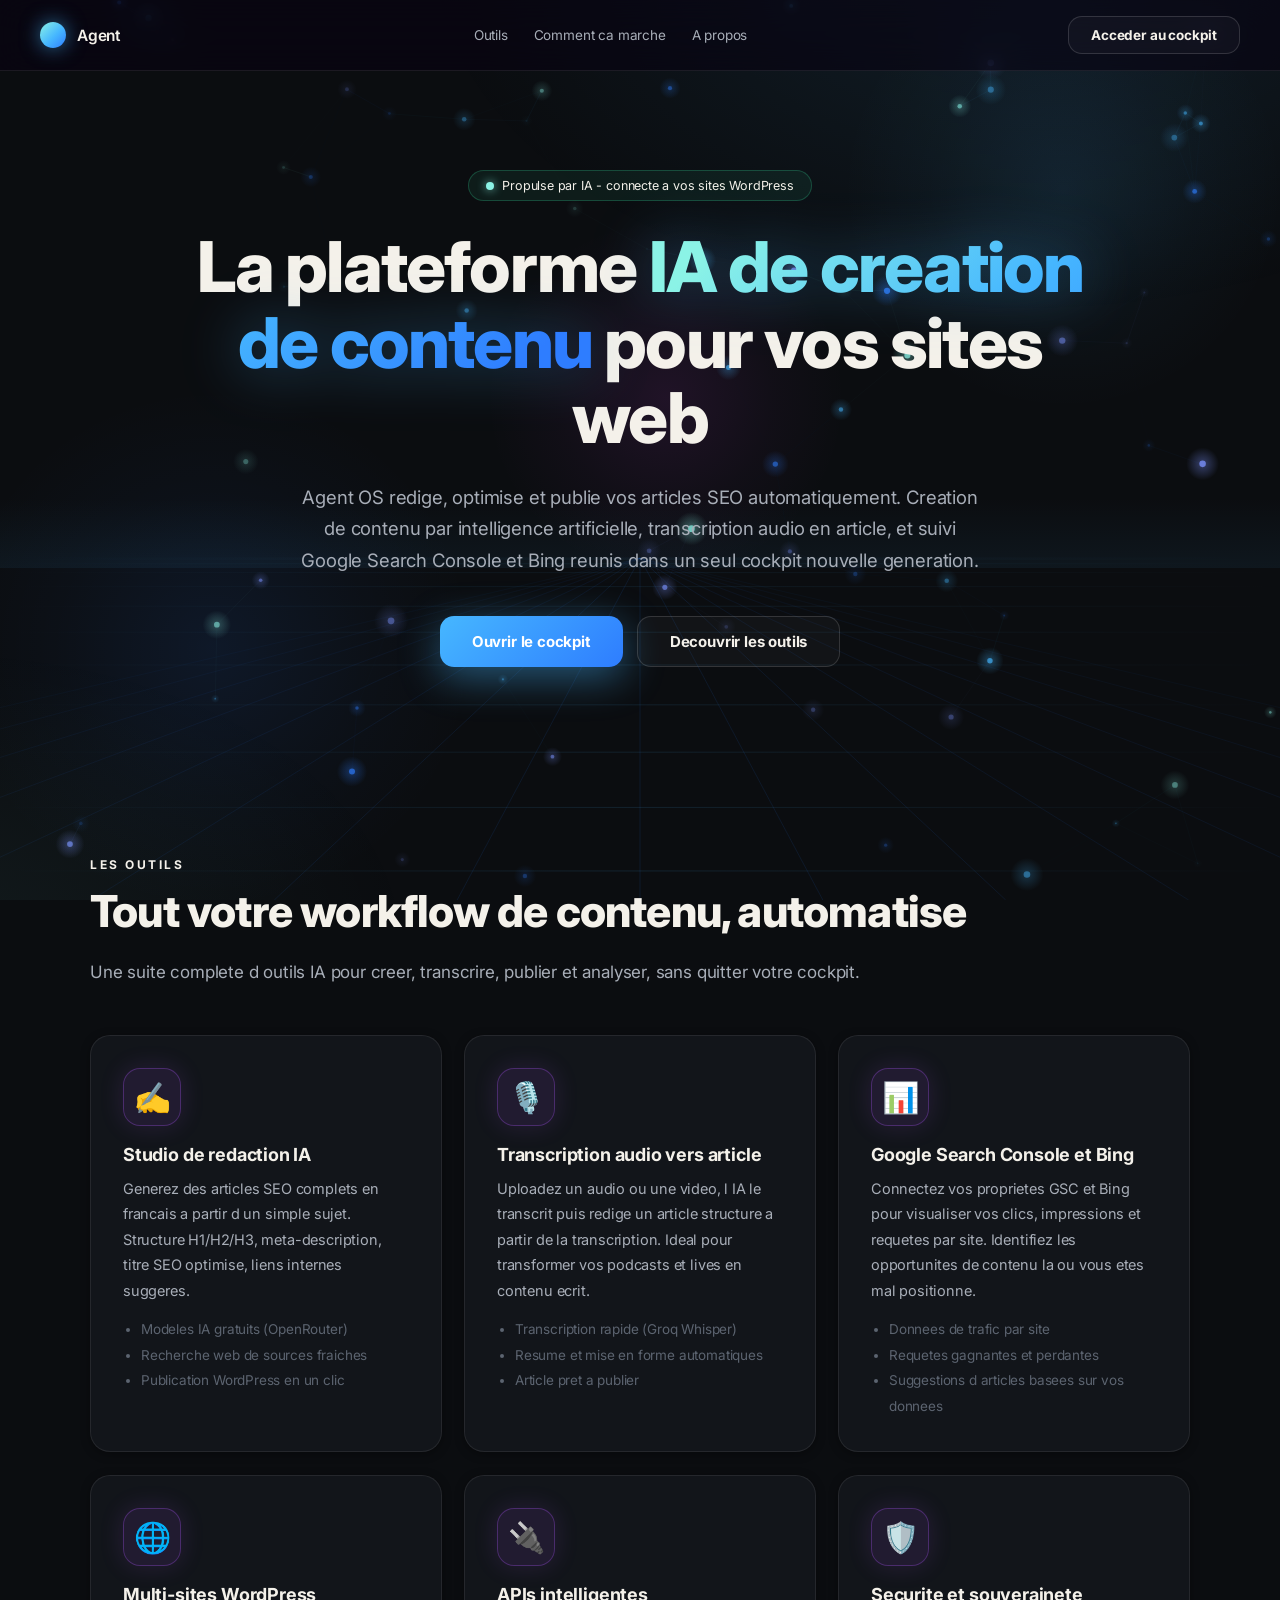
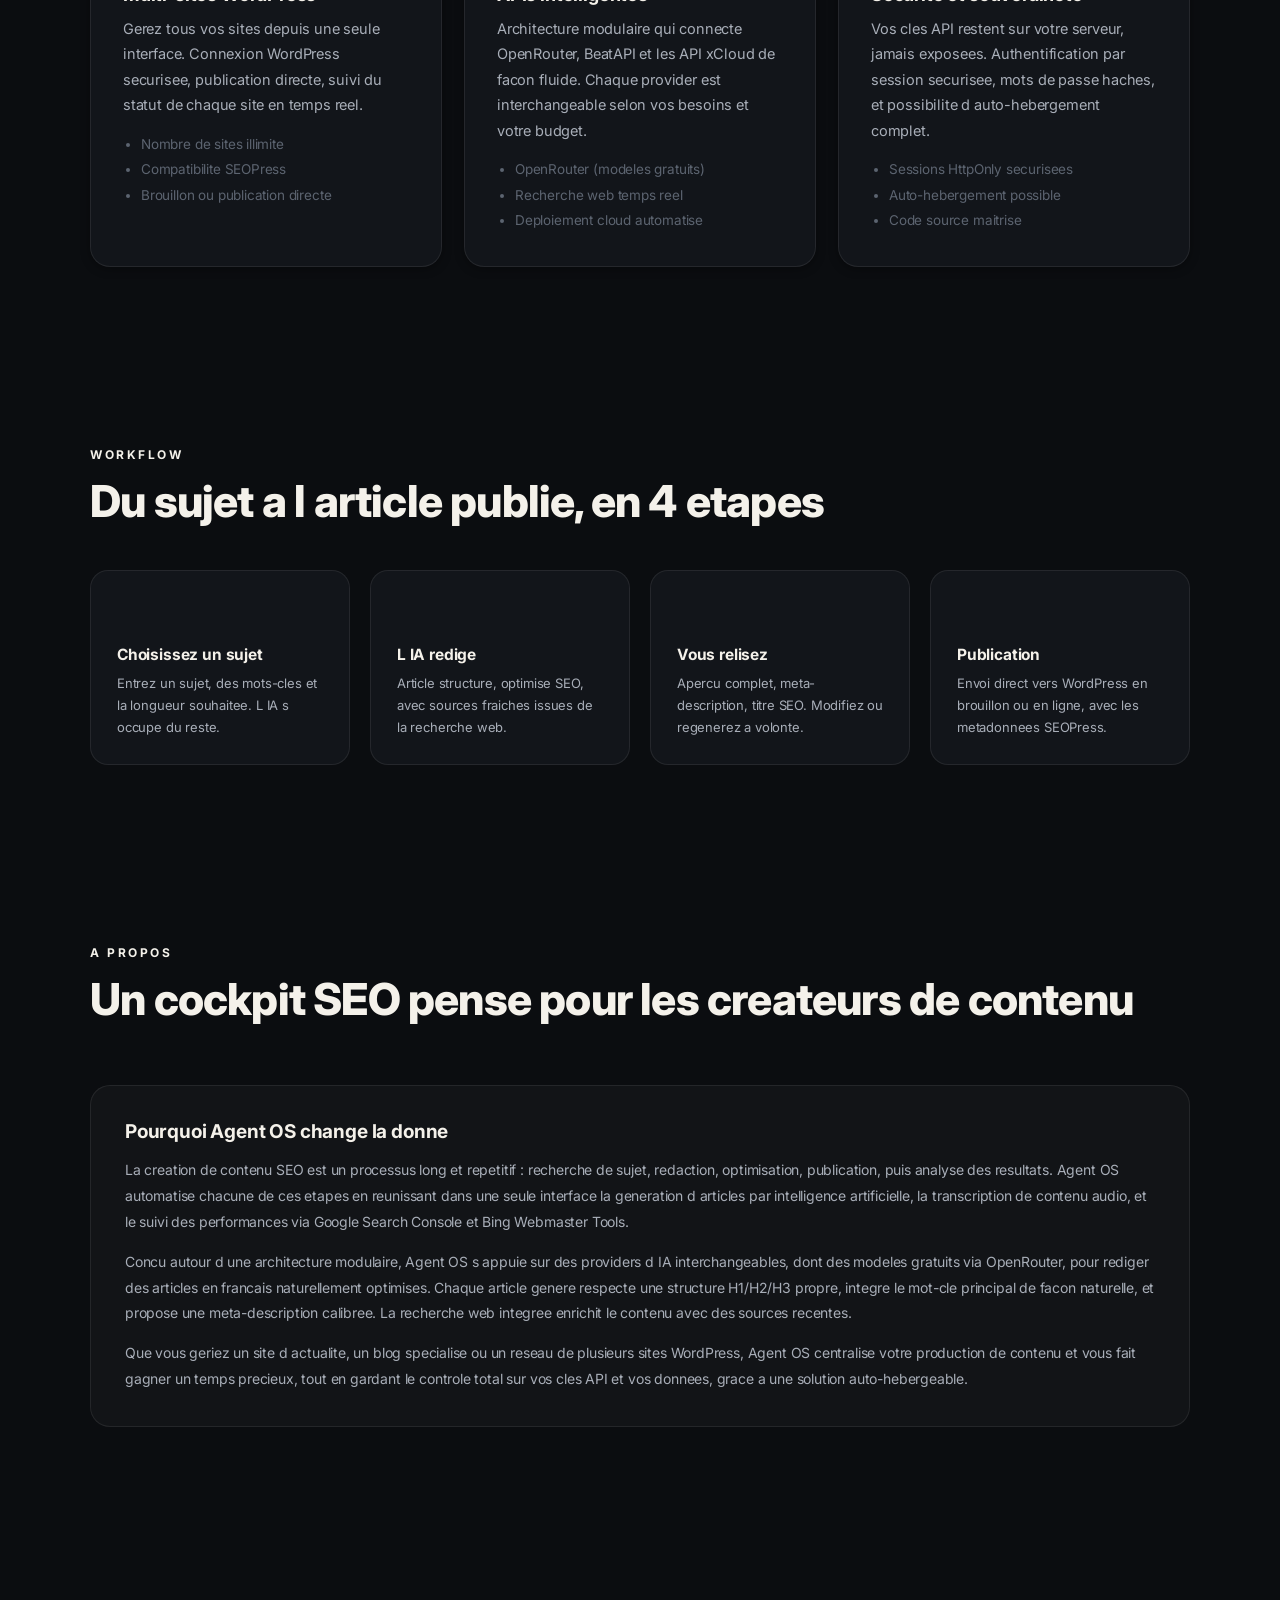
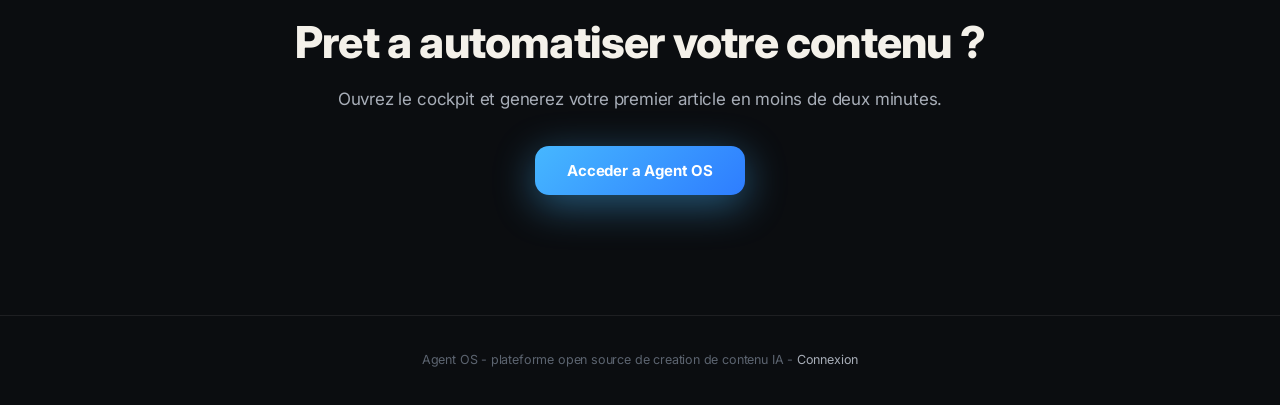
<file: index.html>
<!DOCTYPE html>
<html lang="fr">
<head>
    <meta charset="UTF-8">
    <meta name="viewport" content="width=device-width, initial-scale=1.0">
    <title>Agent OS - La plateforme IA de creation de contenu SEO pour vos sites</title>
    <meta name="description" content="Agent OS genere, optimise et publie vos articles SEO automatiquement. Creation de contenu par IA, transcription audio, Google Search Console et Bing reunis dans un cockpit unique.">
    <meta name="keywords" content="agent seo, creation contenu ia, redaction seo automatique, google search console, bing webmaster, transcription article, cockpit seo">
    <meta property="og:title" content="Agent OS - Plateforme IA de creation de contenu SEO">
    <meta property="og:description" content="Generez, optimisez et publiez vos articles SEO automatiquement. IA, transcription, GSC et Bing dans un seul cockpit.">
    <meta property="og:type" content="website">
    <link rel="stylesheet" href="theme-tide.css">
    <link href="https://fonts.googleapis.com/css2?family=Inter:wght@300;400;500;600;700;800&family=Bricolage+Grotesque:opsz,wght@12..96,400;12..96,600;12..96,700;12..96,800&family=Space+Mono:wght@400;700&display=swap" rel="stylesheet">
    <style>
        body { overflow-y: auto; overflow-x: hidden; }
        .landing { position: relative; z-index: 2; }
        .landing-nav { position: fixed; top:0; left:0; right:0; z-index:50; display:flex; align-items:center; justify-content:space-between; padding:16px 40px; background:rgba(7,2,18,.6); backdrop-filter:blur(18px); border-bottom:1px solid var(--border); }
        .landing-nav .brand { display:flex; align-items:center; gap:11px; font-weight:600; font-size:15.5px; }
        .landing-nav .brand b { background:linear-gradient(135deg,var(--neon-violet),var(--neon-pink)); -webkit-background-clip:text; background-clip:text; -webkit-text-fill-color:transparent; }
        .landing-nav .links { display:flex; gap:26px; font-size:13.5px; }
        .landing-nav .links a { color:var(--text-secondary); text-decoration:none; transition:color .2s; }
        .landing-nav .links a:hover { color:var(--text-primary); }
        .hero { padding:170px 40px 100px; text-align:center; position:relative; }
        .hero-badge { display:inline-flex; align-items:center; gap:8px; padding:7px 17px; border-radius:30px; font-size:12.5px; color:var(--neon-green); background:rgba(52,211,153,.08); border:1px solid rgba(52,211,153,.25); margin-bottom:28px; }
        .hero h1 { font-size:clamp(40px,6vw,70px); font-weight:800; line-height:1.08; letter-spacing:-1.8px; max-width:920px; margin:0 auto 26px; }
        .hero h1 .grad { background:linear-gradient(135deg,#8bf3e6 10%,#46b7ff 50%,#2e7dff 90%); -webkit-background-clip:text; background-clip:text; -webkit-text-fill-color:transparent; filter:drop-shadow(0 0 30px rgba(70,183,255,.4)); }
        .hero .sub { font-size:18.5px; color:var(--text-secondary); max-width:680px; margin:0 auto 40px; line-height:1.7; }
        .hero-cta { display:flex; gap:14px; justify-content:center; flex-wrap:wrap; }
        .btn-hero { padding:15px 32px; border-radius:14px; font-size:15px; font-weight:700; cursor:pointer; text-decoration:none; transition:all .25s; display:inline-flex; align-items:center; gap:10px; }
        .btn-hero.p { background:linear-gradient(135deg,#46b7ff,#2e7dff); color:#fff; box-shadow:0 10px 40px rgba(70,183,255,.45); }
        .btn-hero.p:hover { transform:translateY(-3px); box-shadow:0 16px 55px rgba(70,183,255,.65); }
        .btn-hero.s { background:var(--bg-glass); color:var(--text-primary); border:1px solid var(--border-light); }
        .btn-hero.s:hover { border-color:var(--neon-violet); box-shadow:var(--glow-violet); }
        .section-pad { padding:90px 40px; max-width:1180px; margin:0 auto; }
        .kicker { font-size:12px; letter-spacing:2.5px; text-transform:uppercase; color:var(--neon-violet); font-weight:700; margin-bottom:14px; }
        .h2 { font-size:clamp(28px,3.8vw,44px); font-weight:800; letter-spacing:-.8px; line-height:1.15; margin-bottom:20px; }
        .lead { color:var(--text-secondary); font-size:17px; line-height:1.8; max-width:780px; }
        .cards3 { display:grid; grid-template-columns:repeat(auto-fit,minmax(300px,1fr)); gap:22px; margin-top:48px; }
        .fcard { padding:32px; border-radius:20px; background:var(--bg-card); border:1px solid var(--border); backdrop-filter:blur(14px); transition:transform .3s ease-out, box-shadow .3s, border-color .3s; }
        .fcard:hover { border-color:rgba(70,183,255,.4); box-shadow:0 24px 70px rgba(0,0,0,.5), 0 0 50px rgba(70,183,255,.1); transform:translateY(-4px); }
        .fcard .ic { font-size:30px; margin-bottom:18px; display:inline-flex; width:58px; height:58px; border-radius:17px; align-items:center; justify-content:center; background:rgba(168,85,246,.1); box-shadow:inset 0 0 0 1px rgba(168,85,246,.3), 0 0 24px rgba(168,85,246,.15); }
        .fcard h3 { font-size:18px; margin-bottom:11px; }
        .fcard p { font-size:14.5px; color:var(--text-secondary); line-height:1.75; }
        .fcard ul { margin-top:14px; padding-left:18px; font-size:13.5px; color:var(--text-muted); line-height:1.9; }
        .fcard ul li::marker { color:var(--neon-violet); }
        .steps { display:grid; grid-template-columns:repeat(auto-fit,minmax(220px,1fr)); gap:20px; margin-top:44px; }
        .step { padding:26px; border-radius:18px; background:var(--bg-card); border:1px solid var(--border); position:relative; }
        .step .num { font-family:'JetBrains Mono',monospace; font-size:34px; font-weight:700; background:linear-gradient(135deg,var(--neon-violet),var(--neon-pink)); -webkit-background-clip:text; background-clip:text; -webkit-text-fill-color:transparent; }
        .step h4 { font-size:15.5px; margin:10px 0 8px; }
        .step p { font-size:13px; color:var(--text-secondary); line-height:1.7; }
        .cta-final { text-align:center; padding:100px 40px 120px; }
        .cta-final .h2 { margin-bottom:16px; }
        footer { padding:36px 40px; border-top:1px solid var(--border); text-align:center; font-size:12.5px; color:var(--text-muted); }
        footer a { color:var(--text-secondary); text-decoration:none; }
        .seo-text { margin-top:60px; padding:34px; border-radius:20px; background:var(--bg-glass); border:1px solid var(--border); }
        .seo-text h3 { font-size:19px; margin-bottom:14px; color:var(--text-primary); }
        .seo-text p { font-size:14px; color:var(--text-secondary); line-height:1.85; margin-bottom:14px; }
        .seo-text p:last-child { margin-bottom:0; }
    </style>
</head>
<body>
    <canvas id="flow3d"></canvas>
    <div class="bg-veil"></div>

    <div class="landing">
        <nav class="landing-nav">
            <div class="brand"><span class="logo-orb"></span>Agent <b>OS</b></div>
            <div class="links">
                <a href="#outils">Outils</a>
                <a href="#workflow">Comment ca marche</a>
                <a href="#apropos">A propos</a>
            </div>
            <a href="/auth.html" class="btn-hero s" style="padding:10px 22px;font-size:13.5px;">Acceder au cockpit</a>
        </nav>

        <header class="hero">
            <div class="hero-badge"><span class="status-dot"></span> Propulse par IA - connecte a vos sites WordPress</div>
            <h1>La plateforme <span class="grad">IA de creation de contenu</span> pour vos sites web</h1>
            <p class="sub">Agent OS redige, optimise et publie vos articles SEO automatiquement. Creation de contenu par intelligence artificielle, transcription audio en article, et suivi Google Search Console et Bing reunis dans un seul cockpit nouvelle generation.</p>
            <div class="hero-cta">
                <a href="/auth.html" class="btn-hero p">Ouvrir le cockpit</a>
                <a href="#outils" class="btn-hero s">Decouvrir les outils</a>
            </div>
        </header>

        <section class="section-pad" id="outils">
            <div class="kicker">Les outils</div>
            <h2 class="h2">Tout votre workflow de contenu, automatise</h2>
            <p class="lead">Une suite complete d outils IA pour creer, transcrire, publier et analyser, sans quitter votre cockpit.</p>
            <div class="cards3">
                <div class="fcard tilt">
                    <div class="ic">✍️</div>
                    <h3>Studio de redaction IA</h3>
                    <p>Generez des articles SEO complets en francais a partir d un simple sujet. Structure H1/H2/H3, meta-description, titre SEO optimise, liens internes suggeres.</p>
                    <ul>
                        <li>Modeles IA gratuits (OpenRouter)</li>
                        <li>Recherche web de sources fraiches</li>
                        <li>Publication WordPress en un clic</li>
                    </ul>
                </div>
                <div class="fcard tilt">
                    <div class="ic">🎙️</div>
                    <h3>Transcription audio vers article</h3>
                    <p>Uploadez un audio ou une video, l IA le transcrit puis redige un article structure a partir de la transcription. Ideal pour transformer vos podcasts et lives en contenu ecrit.</p>
                    <ul>
                        <li>Transcription rapide (Groq Whisper)</li>
                        <li>Resume et mise en forme automatiques</li>
                        <li>Article pret a publier</li>
                    </ul>
                </div>
                <div class="fcard tilt">
                    <div class="ic">📊</div>
                    <h3>Google Search Console et Bing</h3>
                    <p>Connectez vos proprietes GSC et Bing pour visualiser vos clics, impressions et requetes par site. Identifiez les opportunites de contenu la ou vous etes mal positionne.</p>
                    <ul>
                        <li>Donnees de trafic par site</li>
                        <li>Requetes gagnantes et perdantes</li>
                        <li>Suggestions d articles basees sur vos donnees</li>
                    </ul>
                </div>
                <div class="fcard tilt">
                    <div class="ic">🌐</div>
                    <h3>Multi-sites WordPress</h3>
                    <p>Gerez tous vos sites depuis une seule interface. Connexion WordPress securisee, publication directe, suivi du statut de chaque site en temps reel.</p>
                    <ul>
                        <li>Nombre de sites illimite</li>
                        <li>Compatibilite SEOPress</li>
                        <li>Brouillon ou publication directe</li>
                    </ul>
                </div>
                <div class="fcard tilt">
                    <div class="ic">🔌</div>
                    <h3>APIs intelligentes</h3>
                    <p>Architecture modulaire qui connecte OpenRouter, BeatAPI et les API xCloud de facon fluide. Chaque provider est interchangeable selon vos besoins et votre budget.</p>
                    <ul>
                        <li>OpenRouter (modeles gratuits)</li>
                        <li>Recherche web temps reel</li>
                        <li>Deploiement cloud automatise</li>
                    </ul>
                </div>
                <div class="fcard tilt">
                    <div class="ic">🛡️</div>
                    <h3>Securite et souverainete</h3>
                    <p>Vos cles API restent sur votre serveur, jamais exposees. Authentification par session securisee, mots de passe haches, et possibilite d auto-hebergement complet.</p>
                    <ul>
                        <li>Sessions HttpOnly securisees</li>
                        <li>Auto-hebergement possible</li>
                        <li>Code source maitrise</li>
                    </ul>
                </div>
            </div>
        </section>

        <section class="section-pad" id="workflow">
            <div class="kicker">Workflow</div>
            <h2 class="h2">Du sujet a l article publie, en 4 etapes</h2>
            <div class="steps">
                <div class="step"><div class="num">01</div><h4>Choisissez un sujet</h4><p>Entrez un sujet, des mots-cles et la longueur souhaitee. L IA s occupe du reste.</p></div>
                <div class="step"><div class="num">02</div><h4>L IA redige</h4><p>Article structure, optimise SEO, avec sources fraiches issues de la recherche web.</p></div>
                <div class="step"><div class="num">03</div><h4>Vous relisez</h4><p>Apercu complet, meta-description, titre SEO. Modifiez ou regenerez a volonte.</p></div>
                <div class="step"><div class="num">04</div><h4>Publication</h4><p>Envoi direct vers WordPress en brouillon ou en ligne, avec les metadonnees SEOPress.</p></div>
            </div>
        </section>

        <section class="section-pad" id="apropos">
            <div class="kicker">A propos</div>
            <h2 class="h2">Un cockpit SEO pense pour les createurs de contenu</h2>
            <div class="seo-text">
                <h3>Pourquoi Agent OS change la donne</h3>
                <p>La creation de contenu SEO est un processus long et repetitif : recherche de sujet, redaction, optimisation, publication, puis analyse des resultats. Agent OS automatise chacune de ces etapes en reunissant dans une seule interface la generation d articles par intelligence artificielle, la transcription de contenu audio, et le suivi des performances via Google Search Console et Bing Webmaster Tools.</p>
                <p>Concu autour d une architecture modulaire, Agent OS s appuie sur des providers d IA interchangeables, dont des modeles gratuits via OpenRouter, pour rediger des articles en francais naturellement optimises. Chaque article genere respecte une structure H1/H2/H3 propre, integre le mot-cle principal de facon naturelle, et propose une meta-description calibree. La recherche web integree enrichit le contenu avec des sources recentes.</p>
                <p>Que vous geriez un site d actualite, un blog specialise ou un reseau de plusieurs sites WordPress, Agent OS centralise votre production de contenu et vous fait gagner un temps precieux, tout en gardant le controle total sur vos cles API et vos donnees, grace a une solution auto-hebergeable.</p>
            </div>
        </section>

        <section class="cta-final">
            <h2 class="h2">Pret a automatiser votre contenu ?</h2>
            <p class="lead" style="margin:0 auto 32px;">Ouvrez le cockpit et generez votre premier article en moins de deux minutes.</p>
            <a href="/auth.html" class="btn-hero p">Acceder a Agent OS</a>
        </section>

        <footer>
            Agent OS - plateforme open source de creation de contenu IA - <a href="/auth.html">Connexion</a>
        </footer>
    </div>

    <script src="flow3d.js"></script>
    <script>
        document.addEventListener('DOMContentLoaded', () => {
            document.querySelectorAll('.tilt').forEach(card => {
                card.addEventListener('mousemove', e => {
                    const r = card.getBoundingClientRect();
                    const x = (e.clientX - r.left) / r.width - 0.5;
                    const y = (e.clientY - r.top) / r.height - 0.5;
                    card.style.transform = 'perspective(900px) rotateY(' + x*8 + 'deg) rotateX(' + (-y*8) + 'deg) translateY(-4px)';
                });
                card.addEventListener('mouseleave', () => { card.style.transform = ''; });
            });
        });
    </script>
</body>
</html>
</file>
<file: theme-tide.css>
/* ============================================================
   AGENT OS — THÈME "TIDE" (inspiré scrolltide.co)
   Noir bleuté (ink) · bleu océan (tide) · Bricolage Grotesque
   Typo géante éditoriale · marquee · workflow numéroté
   ============================================================ */

:root {
    /* --- fonds --- */
    --bg-ink: #0b0d10;
    --bg-deep: #0b0d10;
    --bg-card: #12151a;
    --bg-elev: #1a1e25;
    --bg-glass: rgba(255, 255, 255, 0.03);

    /* --- bordures --- */
    --border: rgba(255, 255, 255, 0.08);
    --border-light: rgba(255, 255, 255, 0.14);
    --border-strong: #23272f;

    /* --- texte (bone = ivoire) --- */
    --text-primary: #f4f1ea;
    --text-secondary: #a8aeb8;
    --text-muted: #5c6470;

    /* --- accents TIDE (bleu océan) --- */
    --tide: #46b7ff;
    --tide-light: #8bf3e6;
    --tide-deep: #2e7dff;
    --tide-mist: #7c93ff;
    --accent-grad: linear-gradient(135deg, #8bf3e6, #46b7ff 55%, #2e7dff);
    --accent-grad-soft: linear-gradient(135deg, rgba(139,243,230,.15), rgba(70,183,255,.08));

    /* --- effets --- */
    --glow: 0 0 30px rgba(70, 183, 255, 0.3);
    --glow-soft: 0 0 70px rgba(70, 183, 255, 0.15);
    --shadow-sm: 0 2px 10px rgba(0, 0, 0, 0.35);
    --shadow: 0 24px 70px rgba(0, 0, 0, 0.6);
    --radius: 20px;
    --radius-sm: 14px;
    --radius-pill: 999px;
}

* { margin: 0; padding: 0; box-sizing: border-box; }

html, body { height: 100%; }

body {
    font-family: 'Inter', -apple-system, sans-serif;
    background: var(--bg-ink);
    color: var(--text-primary);
    overflow: hidden;
    -webkit-font-smoothing: antialiased;
    letter-spacing: -0.011em;
}
::selection { background: rgba(70,183,255,.25); }

/* ---------- fond : marée bleue animée ---------- */
#flow3d {
    position: fixed; inset: 0; z-index: 0;
    width: 100vw; height: 100vh; display: block;
}
.bg-veil {
    position: fixed; inset: 0; z-index: 1; pointer-events: none;
    background:
        radial-gradient(1000px 600px at 80% -5%, rgba(70,183,255,.10), transparent 60%),
        radial-gradient(800px 500px at -5% 105%, rgba(139,243,230,.06), transparent 60%);
}

/* ---------- layout ---------- */
.app-container { display: flex; height: 100vh; position: relative; z-index: 2; }

/* ================= SIDEBAR ================= */
.sidebar {
    width: 258px; min-width: 258px;
    background: var(--bg-ink);
    border-right: 1px solid var(--border);
    display: flex; flex-direction: column;
    padding: 24px 0;
}
.sidebar-logo {
    display: flex; align-items: center; gap: 12px;
    padding: 0 22px 22px; font-size: 16.5px; font-weight: 600;
    color: var(--text-secondary);
    border-bottom: 1px solid var(--border); margin-bottom: 18px;
}
.sidebar-logo b {
    color: var(--text-primary);
    background: var(--accent-grad);
    -webkit-background-clip: text; background-clip: text; -webkit-text-fill-color: transparent;
}
.logo-orb {
    width: 26px; height: 26px; border-radius: 50%;
    background: var(--accent-grad);
    box-shadow: 0 0 20px rgba(70,183,255,.6);
}
.nav-menu { display: flex; flex-direction: column; gap: 4px; padding: 0 12px; }
.nav-item {
    display: flex; align-items: center; gap: 12px;
    padding: 11px 15px; border-radius: var(--radius-sm);
    color: var(--text-secondary); text-decoration: none;
    font-size: 14px; font-weight: 500;
    transition: all .2s; position: relative;
}
.nav-item:hover { background: var(--bg-glass); color: var(--text-primary); }
.nav-item.active {
    background: var(--bg-elev);
    color: var(--text-primary);
    box-shadow: inset 0 0 0 1px rgba(70,183,255,.35);
}
.nav-item.active .nav-icon { color: var(--tide); }
.nav-icon { font-size: 15px; color: var(--text-muted); transition: color .2s; }

.sidebar-footer { margin-top: auto; padding: 18px 22px; border-top: 1px solid var(--border); }
.agent-status { display: flex; align-items: center; gap: 9px; font-size: 12.5px; color: var(--text-secondary); }
.status-dot {
    width: 8px; height: 8px; border-radius: 50%;
    background: #8bf3e6; box-shadow: 0 0 10px rgba(139,243,230,.8);
    animation: pulseDot 2s infinite;
}
@keyframes pulseDot { 0%,100%{opacity:1} 50%{opacity:.4} }

.sidebar-user {
    margin-top: 12px; padding-top: 12px; border-top: 1px solid var(--border);
    display: flex; align-items: center; justify-content: space-between; gap: 8px;
}
.sidebar-user span { font-size: 12.5px; color: var(--text-secondary); overflow: hidden; text-overflow: ellipsis; white-space: nowrap; }
.logout-btn {
    background: var(--bg-glass); border: 1px solid var(--border-light);
    color: var(--text-secondary); border-radius: 10px;
    width: 28px; height: 28px; cursor: pointer; font-size: 13px;
    transition: all .2s; flex-shrink: 0;
}
.logout-btn:hover { color: var(--tide); border-color: rgba(70,183,255,.4); box-shadow: var(--glow); }

/* ================= MAIN ================= */
.main-content { flex: 1; overflow-y: auto; padding: 0 34px 34px; position: relative; z-index: 1; scroll-behavior: smooth; }
.content-header {
    position: sticky; top: 0; z-index: 20;
    display: flex; align-items: center; justify-content: space-between;
    margin: 0 -34px 26px; padding: 20px 34px;
    background: rgba(9,11,14,.72);
    backdrop-filter: blur(18px); -webkit-backdrop-filter: blur(18px);
    border-bottom: 1px solid var(--border);
}
.content-header h2 {
    font-family: 'Bricolage Grotesque', 'Inter', sans-serif;
    font-size: 26px; font-weight: 700; letter-spacing: -0.035em;
    background: linear-gradient(120deg, #f5f2ec 40%, #a9d8f5 100%);
    -webkit-background-clip: text; background-clip: text; -webkit-text-fill-color: transparent;
}
.header-subtitle { font-size: 13px; color: var(--text-muted); margin-top: 3px; }

/* ================= SECTIONS & CARTES ================= */
.section { margin-bottom: 30px; }
.section-title {
    font-size: 12px; font-weight: 600; letter-spacing: 0.18em; text-transform: uppercase;
    margin-bottom: 16px; color: var(--text-muted);
    display: flex; align-items: center; gap: 9px;
}
.section-title::before {
    content: ''; width: 3px; height: 14px; border-radius: 2px;
    background: var(--accent-grad);
}

.tilt {
    transition: transform .35s cubic-bezier(.2,.8,.3,1), box-shadow .35s, border-color .35s;
    will-change: transform;
}
.tilt:hover {
    transform: translateY(-4px);
    border-color: rgba(70,183,255,.4);
    box-shadow: 0 24px 60px rgba(0,0,0,.55), 0 0 44px rgba(70,183,255,.14);
}

.stats-grid { display: grid; grid-template-columns: repeat(auto-fit, minmax(210px, 1fr)); gap: 18px; margin-bottom: 30px; }
.stat-card {
    display: flex; align-items: center; gap: 16px;
    padding: 22px; border-radius: var(--radius);
    background: linear-gradient(150deg, var(--bg-card), rgba(16,20,26,.7));
    border: 1px solid var(--border);
    position: relative; overflow: hidden;
    box-shadow: var(--shadow-sm);
}
.stat-card::after {
    content: ''; position: absolute; top: -40%; right: -20%; width: 150px; height: 150px;
    background: radial-gradient(circle, rgba(var(--glow-rgb, 70,183,255), 0.12), transparent 70%);
    border-radius: 50%;
}
.stat-icon {
    font-size: 21px; width: 52px; height: 52px; border-radius: var(--radius-sm);
    display: flex; align-items: center; justify-content: center;
    background: rgba(var(--glow, 70,183,255), 0.1);
    color: rgb(var(--glow, 70,183,255));
    box-shadow: inset 0 0 0 1px rgba(var(--glow, 70,183,255), 0.3);
}
.stat-number { font-family: 'Bricolage Grotesque', sans-serif; font-size: 32px; font-weight: 700; letter-spacing: -0.04em; }
.stat-label { font-size: 11px; color: var(--text-muted); text-transform: uppercase; letter-spacing: 0.12em; margin-top: 2px; }

/* cartes génériques */
.site-card, .article-card, .conn-card, .fcard {
    background: linear-gradient(155deg, var(--bg-card), rgba(15,19,25,.72));
    border: 1px solid var(--border);
    border-radius: var(--radius); padding: 22px;
    box-shadow: var(--shadow-sm);
}
.sites-grid, .conn-grid { display: grid; grid-template-columns: repeat(auto-fit, minmax(280px, 1fr)); gap: 18px; }
.site-card h3 { font-size: 16px; margin-bottom: 6px; }
.conn-card { display: flex; align-items: center; gap: 16px; }
.conn-logo {
    width: 46px; height: 46px; border-radius: 14px; min-width: 46px;
    display: flex; align-items: center; justify-content: center;
    font-size: 19px; font-weight: 700;
}
.conn-logo.gsc { background: rgba(139,243,230,.12); color: var(--tide-light); }
.conn-logo.bing { background: rgba(70,183,255,.12); color: var(--tide); }

/* badges */
.badge {
    display: inline-block; padding: 3px 11px; border-radius: var(--radius-pill);
    font-size: 11px; font-weight: 600; letter-spacing: 0.02em;
    background: var(--bg-glass); border: 1px solid var(--border); color: var(--text-secondary);
}
.badge.success { background: rgba(139,243,230,.12); border-color: rgba(139,243,230,.35); color: var(--tide-light); }
.badge.warning { background: rgba(70,183,255,.12); border-color: rgba(70,183,255,.35); color: var(--tide); }

/* boutons */
.btn-primary, .btn-secondary {
    padding: 11px 20px; border-radius: var(--radius-pill); font-size: 13.5px; font-weight: 600;
    cursor: pointer; border: none; transition: all .2s; font-family: inherit;
}
.btn-primary { background: var(--accent-grad); color: #04121f; box-shadow: 0 6px 24px rgba(70,183,255,.4); }
.btn-primary:hover { transform: translateY(-2px); box-shadow: 0 10px 36px rgba(70,183,255,.55); }
.btn-secondary { background: var(--bg-glass); color: var(--text-primary); border: 1px solid var(--border-light); }
.btn-secondary:hover { border-color: var(--tide); }

/* pipeline */
.pipeline-container { display: flex; align-items: center; gap: 10px; flex-wrap: wrap; }
.pipeline-step {
    flex: 1; min-width: 140px; text-align: center;
    padding: 20px 14px; border-radius: var(--radius);
    background: var(--bg-card); border: 1px solid var(--border);
}
.pipeline-step.active { border-color: rgba(70,183,255,.5); box-shadow: var(--glow-soft); }
.step-icon { font-size: 24px; margin-bottom: 10px; }
.pipeline-step h4 { font-size: 13px; margin-bottom: 6px; }
.step-status { font-size: 11px; color: var(--text-muted); }
.step-progress { height: 4px; border-radius: 2px; background: rgba(70,183,255,.12); margin-top: 10px; overflow: hidden; }
.progress-bar { height: 100%; background: var(--accent-grad); border-radius: 2px; transition: width .6s; }
.pipeline-arrow { color: var(--text-muted); font-size: 18px; }

/* tableaux */
.articles-table { background: var(--bg-card); border: 1px solid var(--border); border-radius: var(--radius); overflow: hidden; }
.articles-table table { width: 100%; border-collapse: collapse; }
.articles-table th {
    text-align: left; padding: 13px 18px; font-size: 11px; text-transform: uppercase;
    letter-spacing: 0.12em; color: var(--text-muted); border-bottom: 1px solid var(--border);
}
.articles-table td { padding: 13px 18px; font-size: 13.5px; border-bottom: 1px solid rgba(255,255,255,.04); }
.articles-table tr:hover td { background: var(--bg-glass); }

/* formulaires */
.form-group { margin-bottom: 16px; }
.form-group label { display: block; font-size: 12.5px; font-weight: 600; color: var(--text-secondary); margin-bottom: 7px; }
.form-group input, .filter-select, .search-input, .studio-form textarea {
    width: 100%; padding: 11px 14px;
    background: var(--bg-ink);
    border: 1px solid var(--border-light); border-radius: var(--radius-sm);
    color: var(--text-primary); font-size: 13.5px; outline: none;
    transition: all .2s; font-family: inherit;
}
.form-group input:focus, .filter-select:focus, .search-input:focus, .studio-form textarea:focus {
    border-color: var(--tide);
    box-shadow: 0 0 0 3px rgba(70,183,255,.12);
}
.page-actions { display: flex; gap: 12px; margin-bottom: 20px; }
.page-actions .search-input { max-width: 340px; }
.page-actions .filter-select { max-width: 200px; }

/* STUDIO */
.studio-layout { display: grid; grid-template-columns: 390px 1fr; gap: 20px; align-items: start; }
@media (max-width: 1000px) { .studio-layout { grid-template-columns: 1fr; } }
.studio-form {
    background: var(--bg-card); border: 1px solid var(--border);
    border-radius: var(--radius); padding: 24px;
}
.studio-form textarea { background: var(--bg-ink); resize: vertical; }
.studio-checks { margin: 8px 0 18px; }
.studio-check { display: flex; align-items: center; gap: 10px; font-size: 13px; color: var(--text-secondary); cursor: pointer; }
.studio-check input { accent-color: var(--tide); width: 16px; height: 16px; }
.studio-actions { display: flex; flex-direction: column; gap: 10px; }
.studio-actions button { width: 100%; }
.studio-preview {
    min-height: 500px; max-height: 72vh; overflow-y: auto;
    background: var(--bg-card); border: 1px solid var(--border);
    border-radius: var(--radius); padding: 28px;
}
.studio-placeholder {
    height: 100%; min-height: 440px; display: flex; flex-direction: column;
    align-items: center; justify-content: center; text-align: center;
    color: var(--text-muted); font-size: 14px; line-height: 1.8;
}
.studio-result-head { display: flex; align-items: flex-start; justify-content: space-between; gap: 14px; flex-wrap: wrap; margin-bottom: 16px; }
.studio-result-head h3 { font-family: 'Bricolage Grotesque', sans-serif; font-size: 22px; line-height: 1.3; letter-spacing: -0.02em; }
.studio-badges { display: flex; gap: 8px; flex-wrap: wrap; }
.studio-meta-desc {
    font-size: 13px; color: var(--text-secondary);
    background: var(--bg-glass); border: 1px solid var(--border);
    border-radius: var(--radius-sm); padding: 11px 14px; margin-bottom: 20px;
}
.studio-content h2 { font-family: 'Bricolage Grotesque', sans-serif; font-size: 19px; margin: 24px 0 10px; color: var(--tide); }
.studio-content h3 { font-size: 15.5px; margin: 17px 0 8px; }
.studio-content h4 { font-size: 12px; margin: 14px 0 6px; color: var(--text-muted); text-transform: uppercase; letter-spacing: 0.12em; }
.studio-content p { font-size: 14px; line-height: 1.85; margin-bottom: 13px; }
.studio-links { margin-top: 22px; padding-top: 15px; border-top: 1px solid var(--border); font-size: 12.5px; color: var(--text-secondary); }
.studio-links .mono { font-family: 'Space Mono', monospace; font-size: 11.5px; color: var(--tide-light); margin: 5px 0; word-break: break-all; }
.spinner {
    width: 38px; height: 38px; border-radius: 50%; margin-bottom: 16px;
    border: 3px solid rgba(70,183,255,.2); border-top-color: var(--tide);
    animation: spin .9s linear infinite;
}
@keyframes spin { to { transform: rotate(360deg); } }

/* modal */
.modal { position: fixed; inset: 0; z-index: 100; background: rgba(11,13,16,.85); backdrop-filter: blur(10px); display: none; align-items: center; justify-content: center; }
.modal.active { display: flex; }
.modal-content {
    width: 90%; max-width: 520px;
    background: var(--bg-card); border: 1px solid var(--border-strong);
    border-radius: var(--radius); padding: 28px;
    box-shadow: var(--shadow);
    animation: modalIn .3s cubic-bezier(.2,.9,.3,1.2);
}
@keyframes modalIn { from { transform: scale(.94) translateY(18px); opacity: 0; } }
.modal-header { display: flex; align-items: center; justify-content: space-between; margin-bottom: 20px; }
.modal-header h3 { font-family: 'Bricolage Grotesque', sans-serif; font-size: 18px; }
.modal-close { background: none; border: none; color: var(--text-muted); font-size: 26px; cursor: pointer; line-height: 1; transition: color .2s; }
.modal-close:hover { color: var(--tide); }
.modal-footer { display: flex; gap: 12px; justify-content: flex-end; margin-top: 22px; }

/* scrollbar */
::-webkit-scrollbar { width: 9px; height: 9px; }
::-webkit-scrollbar-thumb { background: var(--border-strong); border-radius: 5px; }
::-webkit-scrollbar-thumb:hover { background: #333944; }
::-webkit-scrollbar-track { background: transparent; }

/* apparition */
.page { animation: pageIn .35s cubic-bezier(.2,.8,.3,1); }
@keyframes pageIn { from { opacity: 0; transform: translateY(14px); } }

/* apparition en cascade des cartes */
.stat-card, .site-card, .conn-card, .pipeline-step { animation: cardIn .45s cubic-bezier(.2,.8,.3,1) backwards; }
@keyframes cardIn { from { opacity: 0; transform: translateY(18px); } }
.stats-grid .stat-card:nth-child(1) { animation-delay: .02s; }
.stats-grid .stat-card:nth-child(2) { animation-delay: .08s; }
.stats-grid .stat-card:nth-child(3) { animation-delay: .14s; }
.stats-grid .stat-card:nth-child(4) { animation-delay: .2s; }

/* panneau mots-clés */
.kw-panel { margin-top: 18px; padding: 16px; background: var(--bg-ink); border: 1px solid var(--border-light); border-radius: var(--radius-sm); }
.kw-head { display: flex; align-items: center; justify-content: space-between; margin-bottom: 12px; font-size: 13px; }
.kw-close { background: none; border: none; color: var(--text-muted); font-size: 20px; cursor: pointer; line-height: 1; }
.kw-close:hover { color: var(--tide); }
.kw-chips { display: flex; flex-wrap: wrap; gap: 7px; }
.kw-chip {
    padding: 5px 12px; border-radius: var(--radius-pill);
    background: rgba(70,183,255,.1); border: 1px solid rgba(70,183,255,.3);
    color: var(--tide); font-size: 12px; cursor: pointer; transition: all .15s;
}
.kw-chip:hover { background: rgba(70,183,255,.2); box-shadow: var(--glow); }
.kw-questions { margin-top: 12px; font-size: 12px; color: var(--text-secondary); line-height: 1.7; }
.kw-hint { margin-top: 10px; font-size: 11px; color: var(--text-muted); }
</file>
